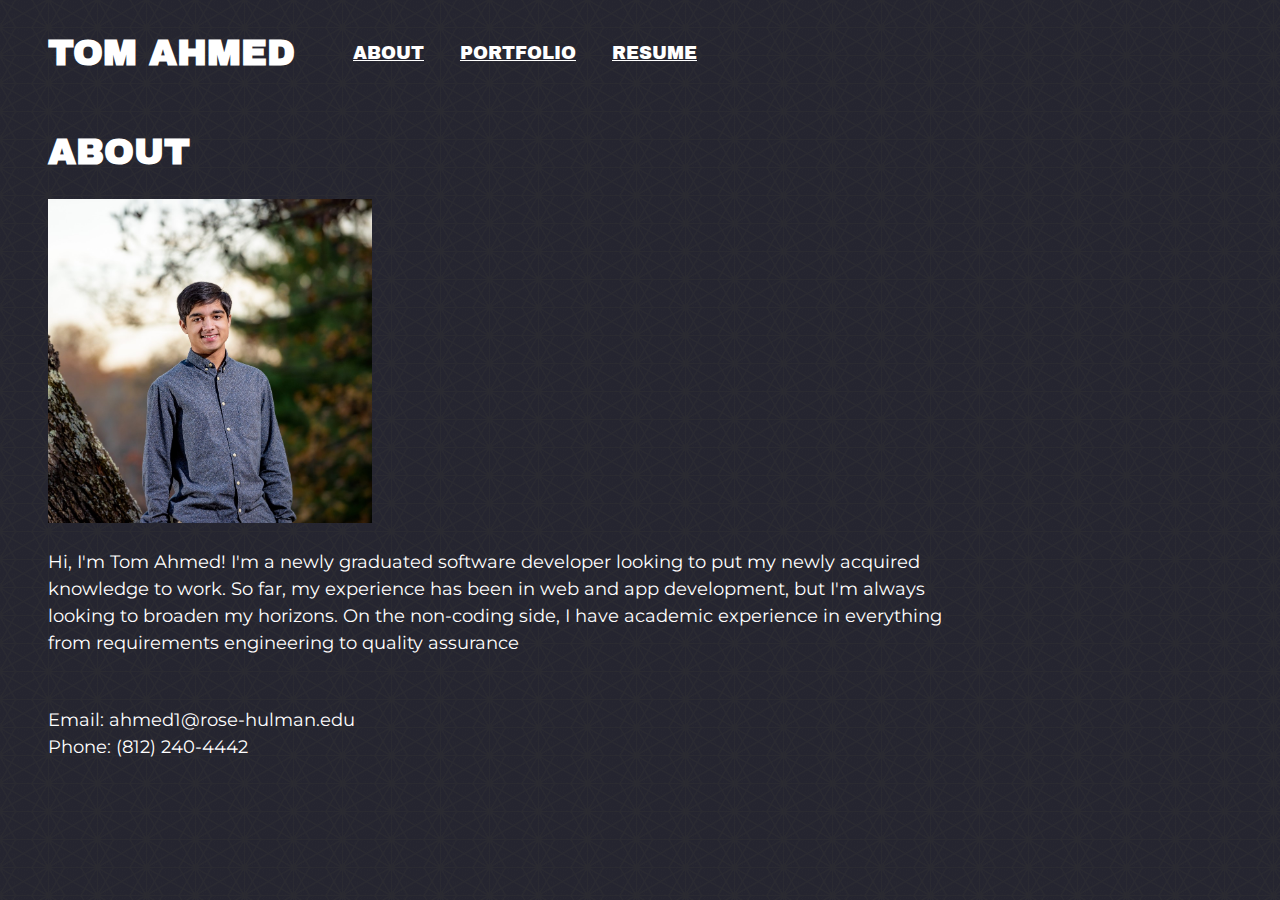
<file: index.html>
<!DOCTYPE html>
<html lang="en">
  <head>
    <meta charset="utf-8" />
    <meta name="viewport" content="width=device-width, initial-scale=1" />
    <title>Tom Ahmed: Personal Website</title>
    <link rel="stylesheet" href="styles/normalize.css" />
    <link rel="stylesheet" href="styles/main.css" />
    <link rel="icon" href="images/favicon.png" />
  </head>
  <body id="about">
    <header>
      <h1>Tom Ahmed</h1>
    </header>
    <nav>
        <ul>
            <li><a href="index.html">About</a></li>
            <li><a href="portfolio.html">Portfolio</a></li>
            <li><a href="resume.html">Resume</a></li>
        </ul>
    </nav>
    <main>
        <h1>About</h1>
        <img src="images/me.jpg" alt="Picture of Tom">
        <p>Hi, I'm Tom Ahmed! I'm a newly graduated software developer looking to put my newly acquired knowledge to work. So far, my experience 
            has been in web and app development, but I'm always looking to broaden my horizons. On the non-coding side, I have academic 
            experience in everything from requirements engineering to quality assurance</p>
    </main>
    <footer>
        Email: ahmed1&#x40;rose-hulman.edu<br>Phone: (812) 240-4442
    </footer>
  </body>
</html>
</file>
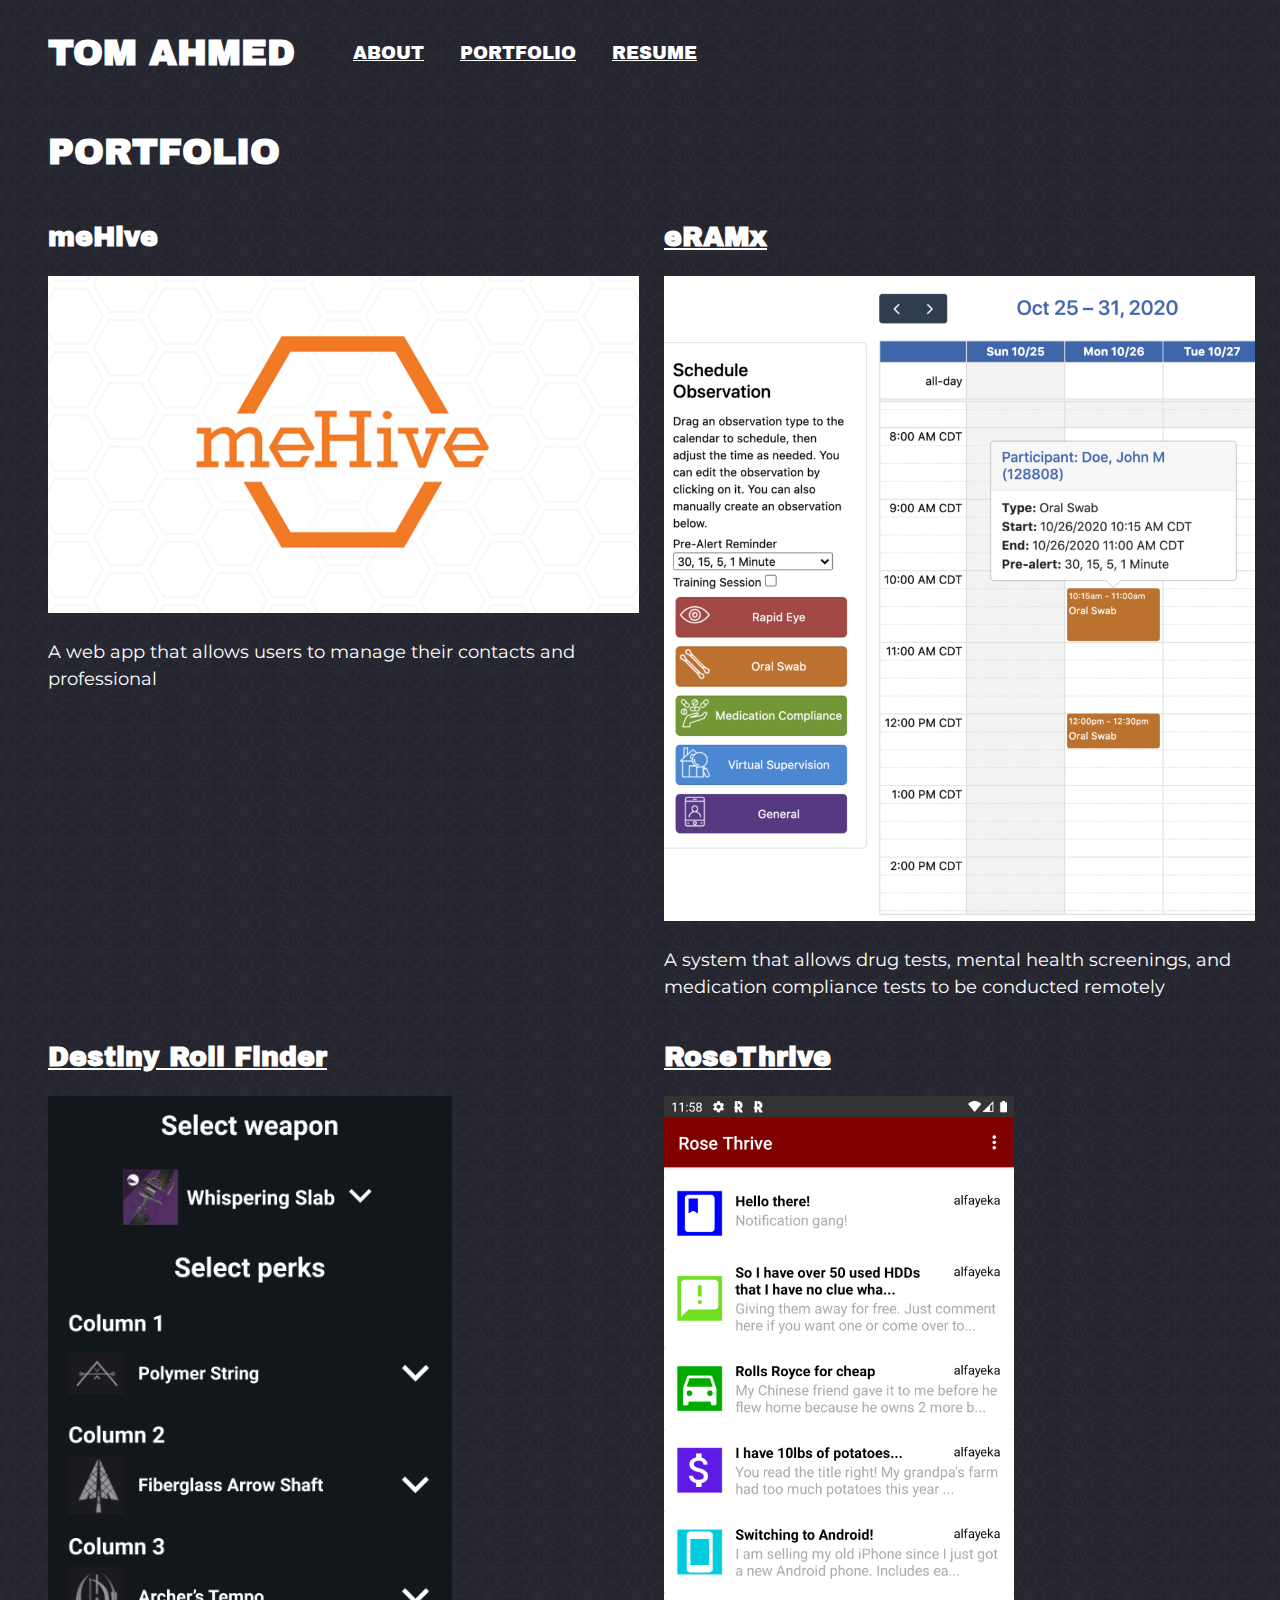
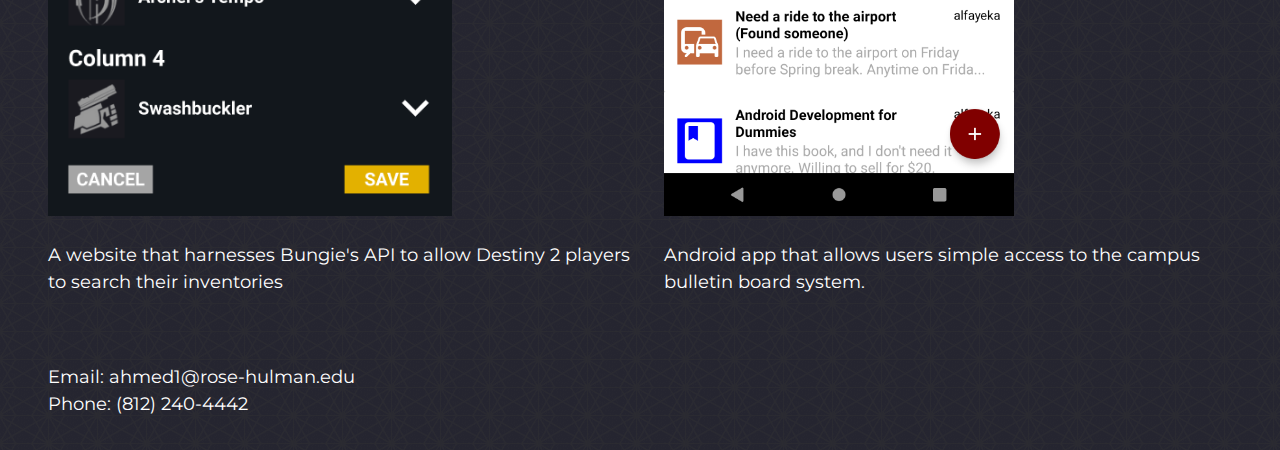
<file: portfolio.html>
<!DOCTYPE html>
<html lang="en">
  <head>
    <meta charset="utf-8" />
    <meta name="viewport" content="width=device-width, initial-scale=1" />
    <title>Tom Ahmed: Portfolio</title>
    <link rel="stylesheet" href="styles/normalize.css" />
    <link rel="stylesheet" href="styles/main.css" />
    <link rel="icon" href="images/favicon.png" />
  </head>
  <body id="portfolio">
    <header>
        <h1>Tom Ahmed</h1>
    </header>
    <nav>
        <ul>
            <li><a href="index.html">About</a></li>
            <li><a href="portfolio.html">Portfolio</a></li>
            <li><a href="resume.html">Resume</a></li>
        </ul>
    </nav>
    <main>
        <h1>Portfolio</h1>
        <ul id="portfolioItems">
            <li>
                <h2>meHive</h2>
                <img src="images/Projects/meHive.png" alt="meHive Logo">
                <p>A web app that allows users to manage their contacts and professional</p>  
            </li>
            <li>
                <h2><a href="https://eramxlive.com/">eRAMx</a></h2>
                <img src="images/Projects/eRAMx.png" alt="eRAMx">
                <p>A system that allows drug tests, mental health screenings, and medication compliance tests to be conducted remotely</p>
            </li>
            <li>
                <h2><a href="#">Destiny Roll Finder</a></h2>
                <img src="images/Projects/DestinyRollFinder.png" alt="Destiny Roll Finder mockup">
                <p>A website that harnesses Bungie's API to allow Destiny 2 players to search their inventories</p>
            </li>
            
            <li>
                <h2><a href="https://github.com/ahmed2-1/RoseThrive">RoseThrive</a></h2>
                <img src="images/Projects/RoseThrive.png" alt="RoseThrive mockup">
                <p>Android app that allows users simple access to the campus bulletin board system.</p>
            </li>
        </ul>
    </main>
    <footer>
        Email: ahmed1&#x40;rose-hulman.edu<br>Phone: (812) 240-4442
    </footer>
  </body>
</html>
</file>
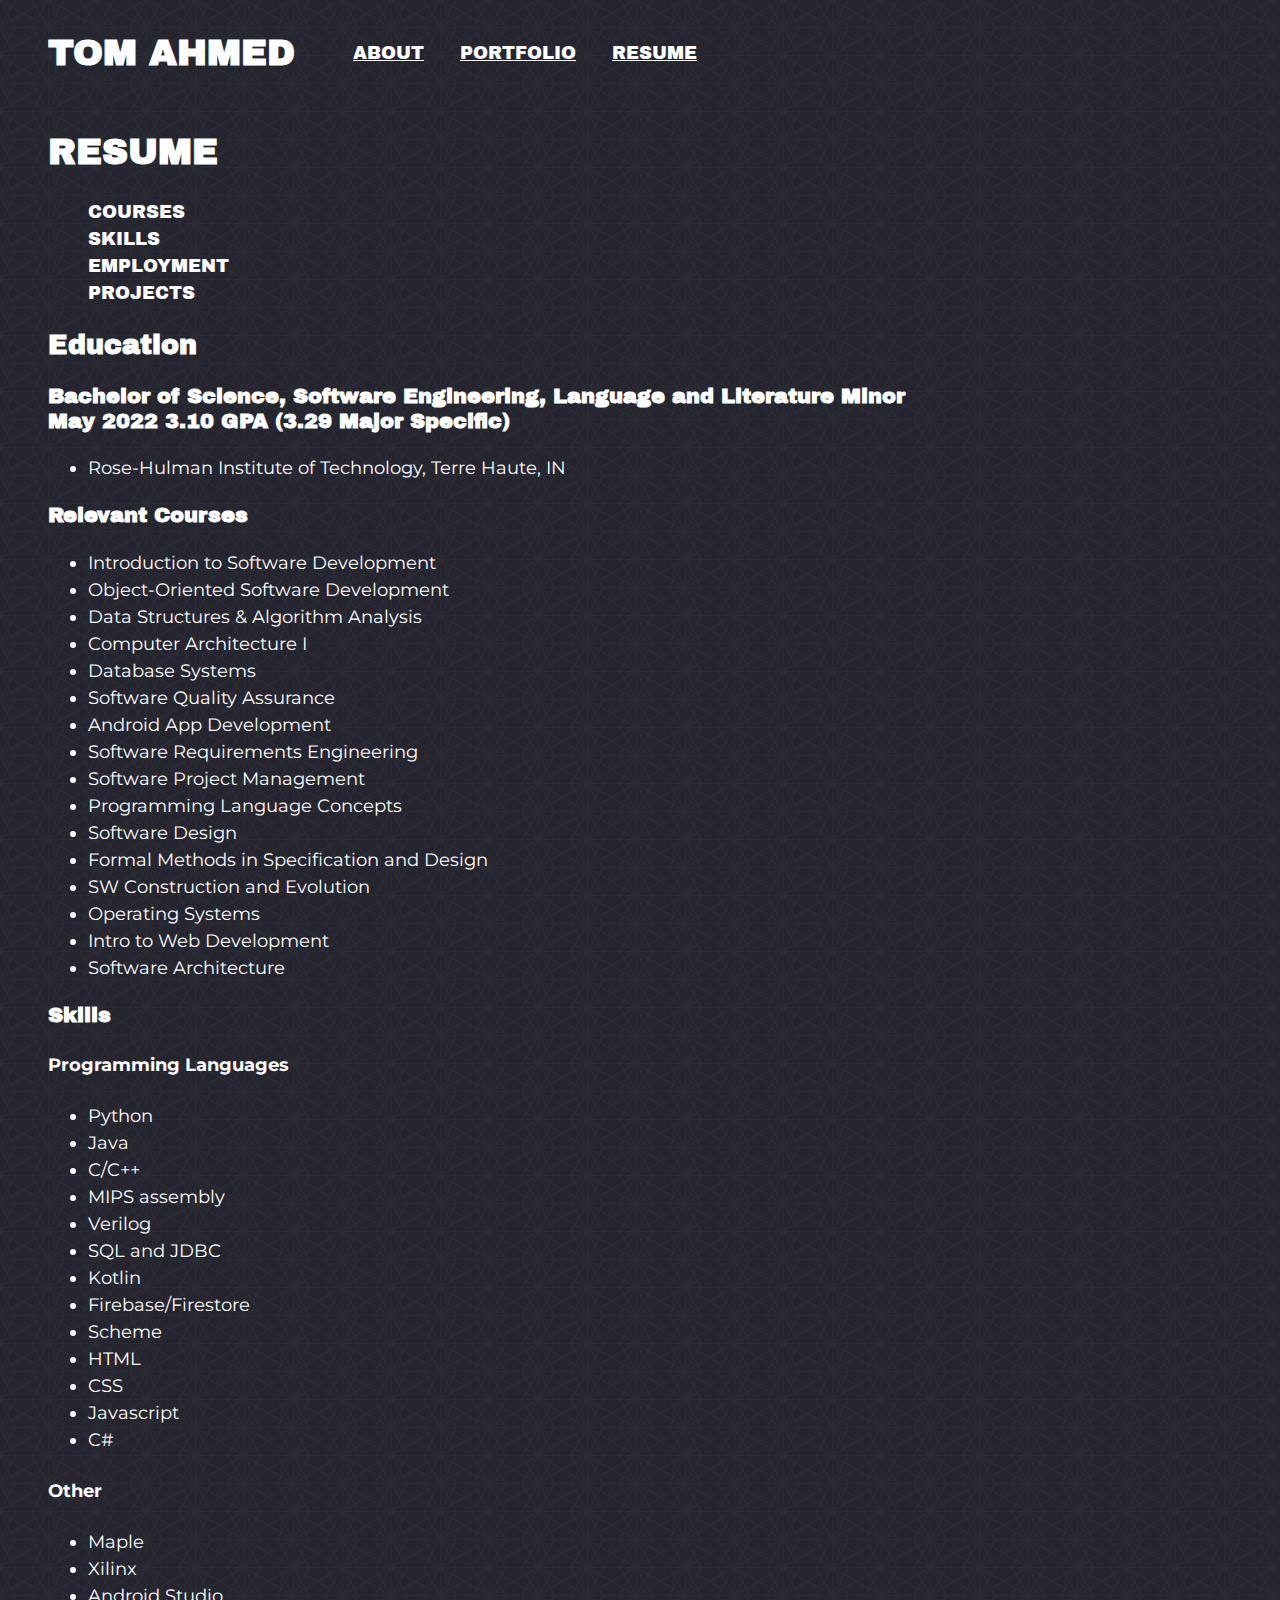
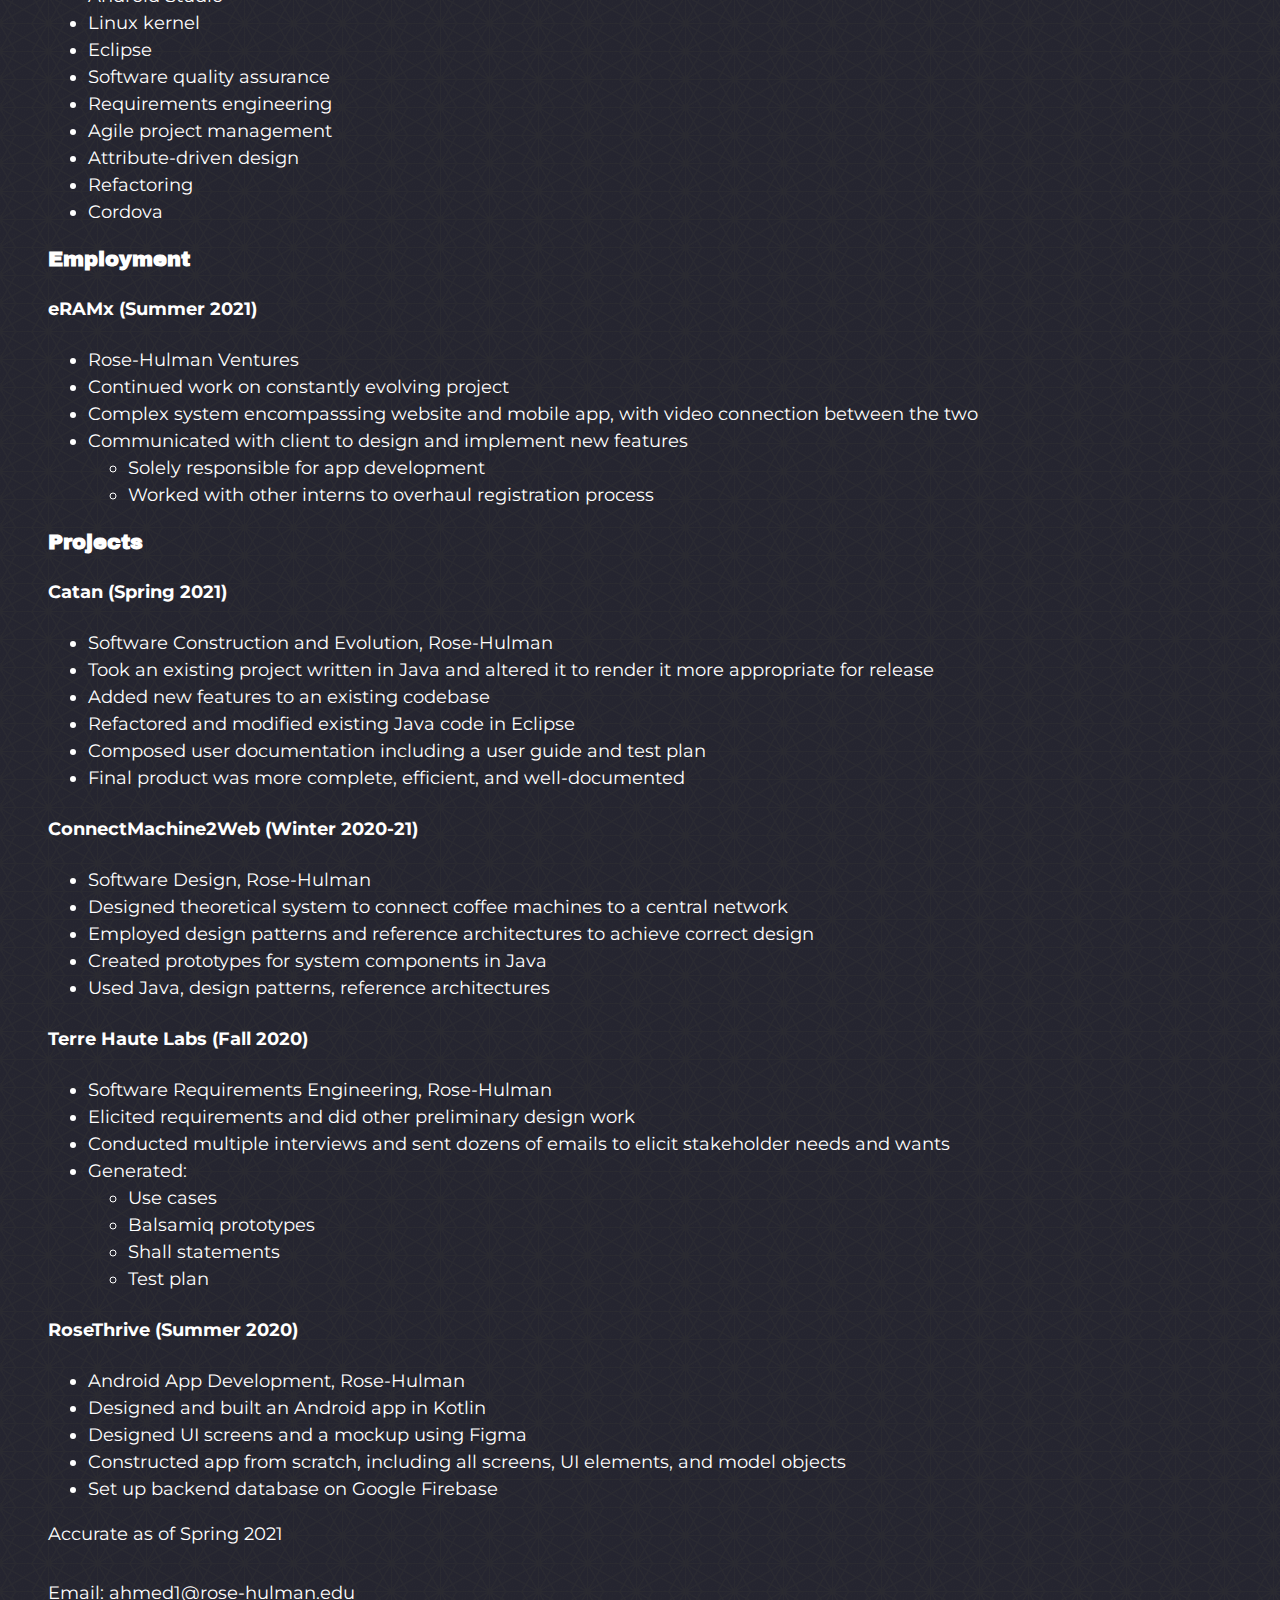
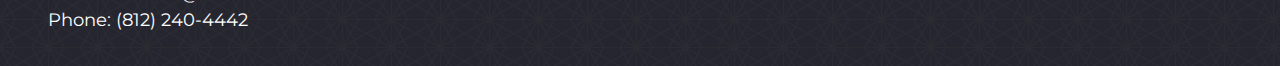
<file: resume.html>
<!DOCTYPE html>
<html lang="en">
  <head>
    <meta charset="utf-8" />
    <meta name="viewport" content="width=device-width, initial-scale=1" />
    <title>Tom Ahmed: Resume</title>
    <link rel="stylesheet" href="styles/normalize.css" />
    <link rel="stylesheet" href="styles/main.css" />
    <link rel="icon" href="images/favicon.png" />
  </head>
  <body id="resume">
    <header>
      <h1>Tom Ahmed</h1>
    </header>
    <nav>
        <ul>
            <li><a href="index.html">About</a></li>
            <li><a href="portfolio.html">Portfolio</a></li>
            <li><a href="resume.html">Resume</a></li>
        </ul>
    </nav>
    <main>
        <h1>Resume</h1>
        
        <ul id="resumeNav">
          <li id="coursesJump"><a>Courses</a></li>
          <li id="skillsJump"><a>Skills</a></li>
          <li id="employmentJump"><a>Employment</a></li>
          <li id="projectsJump"><a>Projects</a></li>
        </ul>

        <h2>Education</h2>
        <h3><span class="degree">Bachelor of Science, Software Engineering, Language and Literature Minor </span><br>May 2022 3.10 GPA (3.29 Major Specific)</h3>
        <ul>              
          <li>Rose-Hulman Institute of Technology, Terre Haute, IN</li>
        </ul>
        <h3 id="courses" class="scroll-target">Relevant Courses</h3>
        <ul>
          <li>Introduction to Software Development</li>
          <li>Object-Oriented Software Development</li>
          <li>Data Structures & Algorithm Analysis</li>
          <li>Computer Architecture I</li>
          <li>Database Systems</li>
          <li>Software Quality Assurance</li>
          <li>Android App Development</li>
          <li>Software Requirements Engineering</li>
          <li> Software Project Management</li>
          <li>Programming Language Concepts</li>
          <li>Software Design</li>
          <li>Formal Methods in Specification and Design</li>
          <li>SW Construction and Evolution</li>
          <li>Operating Systems</li>
          <li>Intro to Web Development</li>
          <li>Software Architecture</li>
        </ul>
        <h3 id="skills" class="scroll-target">Skills</h3>
        <h4>Programming Languages</h4>
        <ul>
          <li>Python</li>
          <li>Java</li>
          <li>C/C++</li>
          <li>MIPS assembly</li>
          <li>Verilog</li>
          <li>SQL and JDBC</li>
          <li>Kotlin</li>
          <li>Firebase/Firestore</li>
          <li>Scheme</li>
          <li>HTML</li>
          <li>CSS</li>
          <li>Javascript</li>
          <li>C#</li>
        </ul>
        <h4>Other</h4>
        <ul>
          <li>Maple</li>
          <li>Xilinx</li>
          <li>Android Studio</li>
          <li>Linux kernel</li>
          <li>Eclipse</li>
          <li>Software quality assurance</li>
          <li>Requirements engineering</li>
          <li>Agile project management</li>
          <li>Attribute-driven design</li>
          <li>Refactoring</li>
          <li>Cordova</li>
        </ul>
        <h3 id="employment" class="scroll-target">Employment</h3>
        <h4>eRAMx (Summer 2021)</h4>
        <ul>
          <li><span class="project-source">Rose-Hulman Ventures</span></li>
          <li>Continued work on constantly evolving project</li>
          <li>Complex system encompasssing website and mobile app, with video connection between the two</li>
          <li>Communicated with client to design and implement new features</li>
          <ul>
            <li>Solely responsible for app development</li>
            <li>Worked with other interns to overhaul registration process</li>
          </ul>
        </ul>
        <h3 id="projects" class="scroll-target">Projects</h3>
        <h4>Catan (Spring 2021)</h4>
        <ul>
          <li><span class="project-source">Software Construction and Evolution, Rose-Hulman</span></li>
          <li>Took an existing project written in Java and altered it to render it more appropriate for release</li>
          <li>Added new features to an existing codebase</li>
          <li>Refactored and modified existing Java code in Eclipse</li>
          <li>Composed user documentation including a user guide and test plan</li>
          <li>Final product was more complete, efficient, and well-documented</li>
        </ul>
        <h4>ConnectMachine2Web (Winter 2020-21)</h4>
        <ul>
          <li><span class="project-source">Software Design, Rose-Hulman</span></li>
          <li>Designed theoretical system to connect coffee machines to a central network</li>
          <li>Employed design patterns and reference architectures to achieve correct design</li>
          <li>Created prototypes for system components in Java</li>
          <li>Used Java, design patterns, reference architectures</li>
        </ul>
        <h4>Terre Haute Labs (Fall 2020)</h4>
        <ul>
          <li><span class="project-source">Software Requirements Engineering, Rose-Hulman</span></li>
          <li>Elicited requirements and did other preliminary design work</li>
          <li>Conducted multiple interviews and sent dozens of emails to elicit stakeholder needs and wants </li>
          <li>Generated: <div>
            <ul>
              <li>Use cases</li>
              <li>Balsamiq prototypes</li>
              <li>Shall statements</li>
              <li>Test plan</li>
            </ul>
          </div></li>
        </ul>
        <h4>RoseThrive (Summer 2020)</h4>
        <ul>
          <li><span class="project-source">Android App Development, Rose-Hulman</span></li>
          <li>Designed and built an Android app in Kotlin</li>
          <li>Designed UI screens and a mockup using Figma</li>
          <li>Constructed app from scratch, including all screens, UI elements, and model objects</li>
          <li>Set up backend database on Google Firebase</li>
        </ul>
        <div>Accurate as of Spring 2021</div>
    </main>
    <footer>
        Email: ahmed1&#x40;rose-hulman.edu<br>Phone: (812) 240-4442
    </footer>
    <script src="scripts/main.js"></script>
  </body>
</html>
</file>
<file: styles/main.css>
@import url('https://fonts.googleapis.com/css2?family=Archivo+Black&family=Montserrat&display=swap');

:root{
    --vertical-space: 2rem;
    --horizontal-space: 3rem;
    --bg-color: #252530;
}

body{
    font-size: 18px;
    color: white;
    background-color: var(--bg-color);
    background-image: url("../images/black-thread.png");
    font-family: 'Montserrat', sans-serif;
    line-height: 1.5;

    display: grid;
    
    grid-template-areas: "head head"
                         "nav nav"
                         "main main"
                         "foot foot";

    grid-template-columns: auto 4fr;
    grid-template-rows: auto auto 1fr auto;
}

@media screen and (min-width: 24em) {
    body{
        grid-template-areas: "head nav"
                             "main main"
                             "foot foot";
        grid-template-rows: auto 1fr auto;
    }
}

body > * {
    padding-left: var(--horizontal-space);
}

body#about img {height: 18em;}

p {
    max-width: 50em;
}

a{
    color: white;
}

h1 {
    text-transform: uppercase;
}

h1, h2, h3 {
    line-height: 1.2;
    font-family: 'Archivo Black', sans-serif;
}

body > header {
    grid-area: head;
}

body > nav {
    grid-area: nav;
    margin-top: 0;
    padding-left: 0;
}

body > nav ul {
    list-style-type: none;
}

@media screen and (min-width: 24em) {
    body > nav {
        grid-area: nav;
        margin-top: 1.2em;
    }

    body > nav ul li{
        float: left;
    }
}

body > nav ul li a{
    padding: 1em;
    font-family: 'Archivo Black', sans-serif;
    text-transform: uppercase;
}

@media screen and (min-width: 24em) {
    body > nav ul li a{
        padding: 1em;
        font-family: 'Archivo Black', sans-serif;
        text-transform: uppercase;
        transition: font-size 0.5s;
    }

    body > nav ul li a:hover{
        font-size: 21px;
    }
}

body > main {
    grid-area: main;
}

body > footer {
    grid-area: foot;
}

header, footer{
    padding-top: var(--vertical-space) ;
    padding-bottom: var(--vertical-space);
}

header h1, footer h1 {
    margin: 0;
}

body#portfolio ul#portfolioItems{
    display: flex;
    flex-wrap: wrap;
    flex: 1;
    list-style-type: none;
    padding: 0;
}

@media screen and (min-width: 24em) {
    body#portfolio ul#portfolioItems li{
        flex-basis: 48%;
        padding-right: 2%;
        max-height: 50em;
    }

    body#portfolio ul#portfolioItems li a{
        transition: font-size 0.5s;
    }

    body#portfolio ul#portfolioItems li a:hover{
        font-size: 32px;
    }

    body#portfolio ul#portfolioItems li img{
        max-height: 40em;
    }
}

body#portfolio ul#portfolioItems li img{
    max-width: 100%;
}

body > nav ul li a{
    padding: 1em;
    font-family: 'Archivo Black', sans-serif;
    text-transform: uppercase;
}

#resumeNav {
    list-style-type: none;
}

body#resume ul#resumeNav li a{
    font-family: 'Archivo Black', sans-serif;
    text-transform: uppercase;
}

@media screen and (min-width: 24em) {
    body#resume ul#resumeNav li a{
        font-family: 'Archivo Black', sans-serif;
        text-transform: uppercase;
        transition: font-size 0.5s;
    }

    body#resume ul#resumeNav li a:hover{
        font-size: 21px;
    }
}

.scroll-target{
    scroll-margin: 20px;
}
</file>
